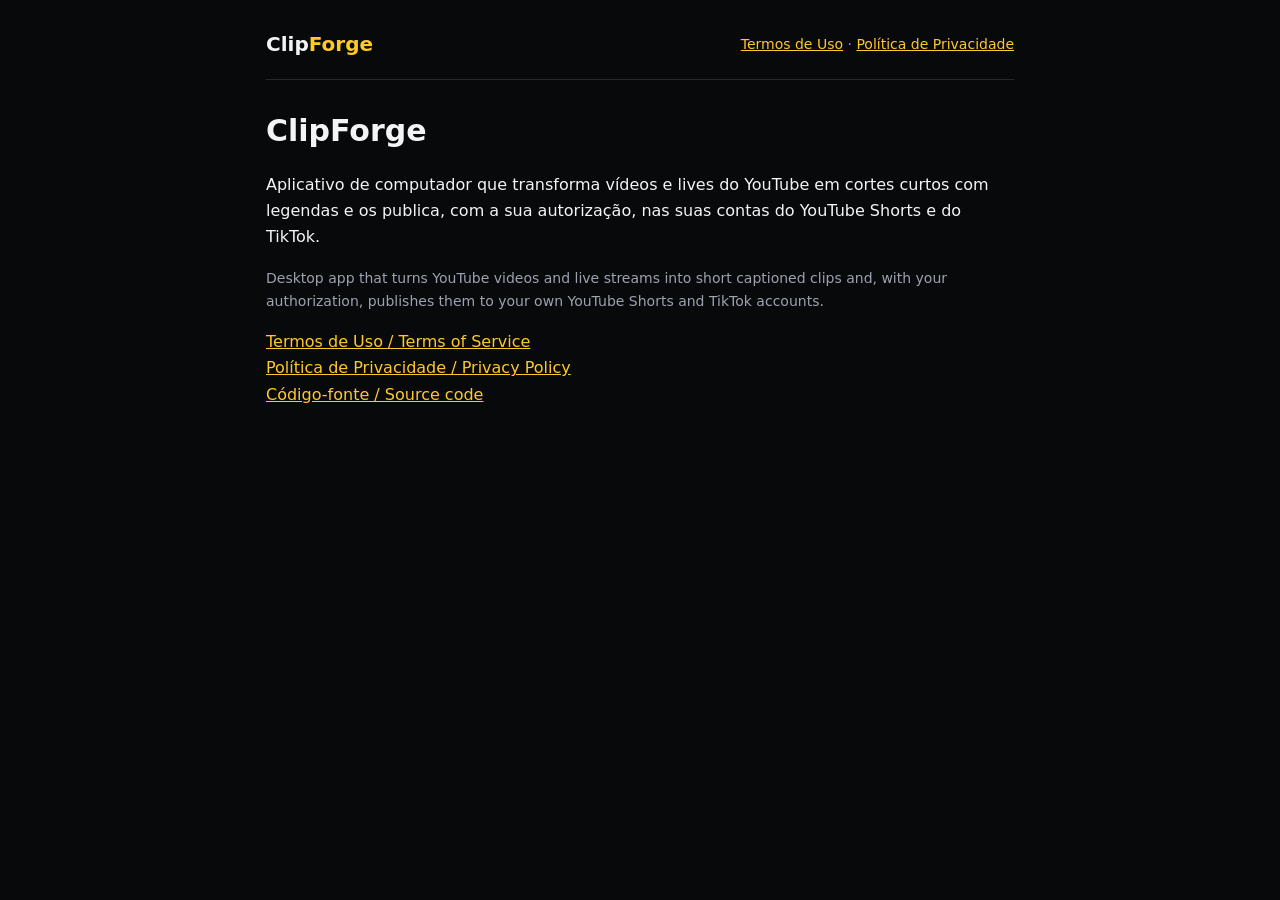
<file: docs/index.html>
<!doctype html>
<html lang="pt-BR">
<head>
<meta charset="utf-8">
<meta name="viewport" content="width=device-width, initial-scale=1">
<title>ClipForge</title>
<link rel="stylesheet" href="estilo.css">
</head>
<body>
<main>
<header><a class="brand" href="./">Clip<b>Forge</b></a><nav><a href="termos-de-uso.html">Termos de Uso</a> · <a href="politica-de-privacidade.html">Política de Privacidade</a></nav></header>
<h1>ClipForge</h1>
<p>Aplicativo de computador que transforma vídeos e lives do YouTube em cortes curtos com legendas e os publica,
com a sua autorização, nas suas contas do YouTube Shorts e do TikTok.</p>
<p lang="en" class="muted">Desktop app that turns YouTube videos and live streams into short captioned clips and, with your authorization,
publishes them to your own YouTube Shorts and TikTok accounts.</p>
<p><a href="termos-de-uso.html">Termos de Uso / Terms of Service</a><br>
<a href="politica-de-privacidade.html">Política de Privacidade / Privacy Policy</a><br>
<a href="https://github.com/devredflag/clipforge">Código-fonte / Source code</a></p>
</main>
</body>
</html>
</file>
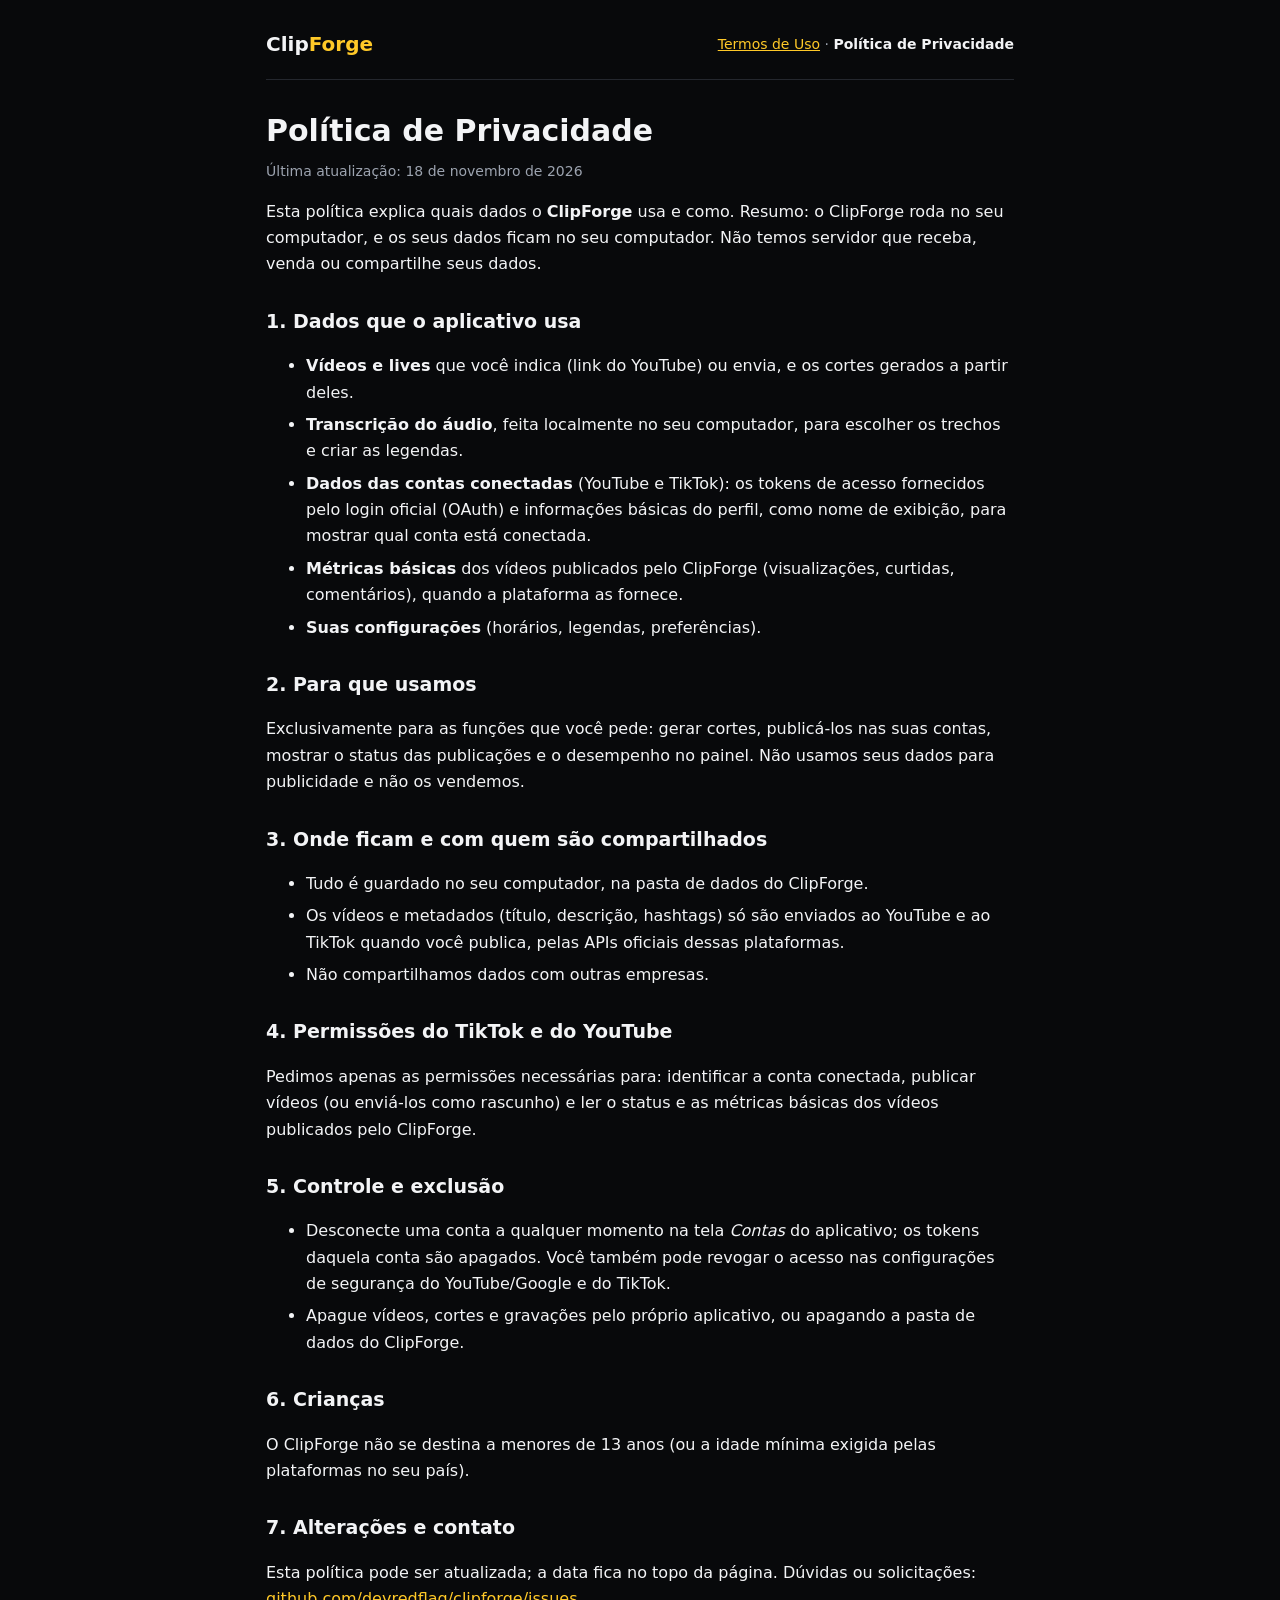
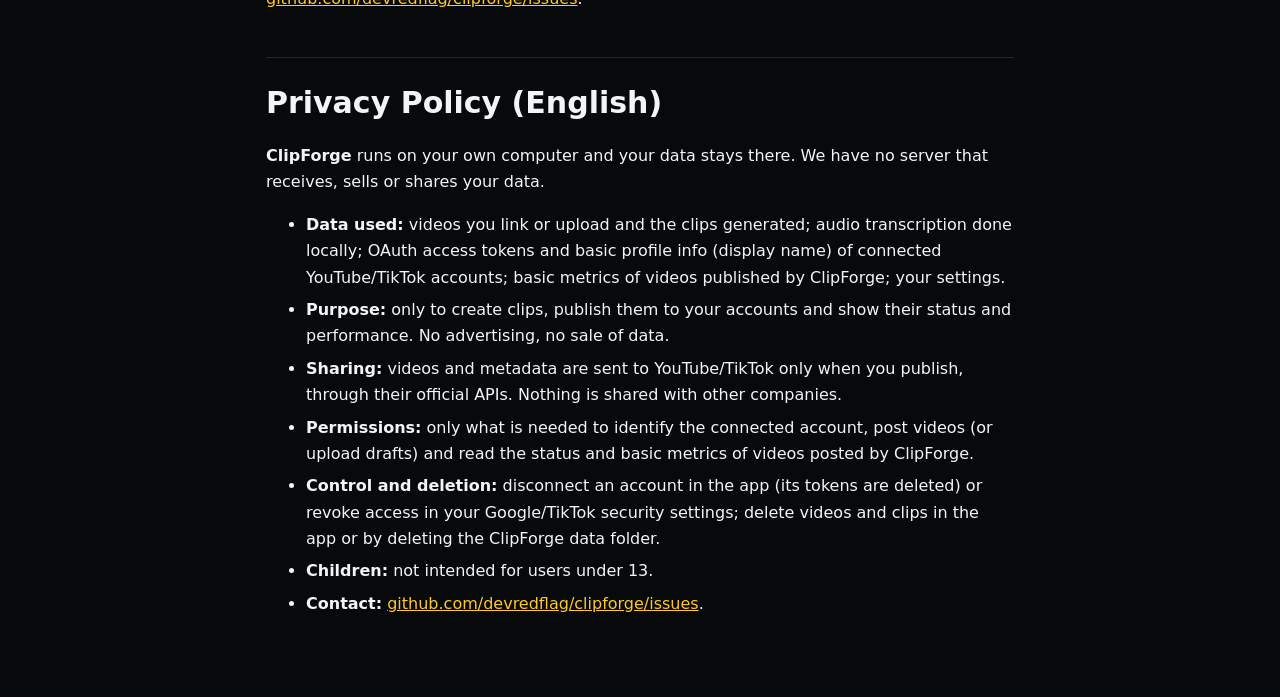
<file: docs/politica-de-privacidade.html>
<!doctype html>
<html lang="pt-BR">
<head>
<meta charset="utf-8">
<meta name="viewport" content="width=device-width, initial-scale=1">
<title>Política de Privacidade — ClipForge</title>
<link rel="stylesheet" href="estilo.css">
</head>
<body>
<main>
<header><a class="brand" href="./">Clip<b>Forge</b></a><nav><a href="termos-de-uso.html">Termos de Uso</a> · <a href="politica-de-privacidade.html" aria-current="page">Política de Privacidade</a></nav></header>

<h1>Política de Privacidade</h1>
<p class="muted">Última atualização: 18 de novembro de 2026</p>

<p>Esta política explica quais dados o <b>ClipForge</b> usa e como. Resumo: o ClipForge roda no seu computador, e os seus dados
ficam no seu computador. Não temos servidor que receba, venda ou compartilhe seus dados.</p>

<h2>1. Dados que o aplicativo usa</h2>
<ul>
<li><b>Vídeos e lives</b> que você indica (link do YouTube) ou envia, e os cortes gerados a partir deles.</li>
<li><b>Transcrição do áudio</b>, feita localmente no seu computador, para escolher os trechos e criar as legendas.</li>
<li><b>Dados das contas conectadas</b> (YouTube e TikTok): os tokens de acesso fornecidos pelo login oficial (OAuth) e
informações básicas do perfil, como nome de exibição, para mostrar qual conta está conectada.</li>
<li><b>Métricas básicas</b> dos vídeos publicados pelo ClipForge (visualizações, curtidas, comentários), quando a plataforma as fornece.</li>
<li><b>Suas configurações</b> (horários, legendas, preferências).</li>
</ul>

<h2>2. Para que usamos</h2>
<p>Exclusivamente para as funções que você pede: gerar cortes, publicá-los nas suas contas, mostrar o status das publicações e
o desempenho no painel. Não usamos seus dados para publicidade e não os vendemos.</p>

<h2>3. Onde ficam e com quem são compartilhados</h2>
<ul>
<li>Tudo é guardado no seu computador, na pasta de dados do ClipForge.</li>
<li>Os vídeos e metadados (título, descrição, hashtags) só são enviados ao YouTube e ao TikTok quando você publica, pelas APIs oficiais dessas plataformas.</li>
<li>Não compartilhamos dados com outras empresas.</li>
</ul>

<h2>4. Permissões do TikTok e do YouTube</h2>
<p>Pedimos apenas as permissões necessárias para: identificar a conta conectada, publicar vídeos (ou enviá-los como rascunho)
e ler o status e as métricas básicas dos vídeos publicados pelo ClipForge.</p>

<h2>5. Controle e exclusão</h2>
<ul>
<li>Desconecte uma conta a qualquer momento na tela <i>Contas</i> do aplicativo; os tokens daquela conta são apagados.
Você também pode revogar o acesso nas configurações de segurança do YouTube/Google e do TikTok.</li>
<li>Apague vídeos, cortes e gravações pelo próprio aplicativo, ou apagando a pasta de dados do ClipForge.</li>
</ul>

<h2>6. Crianças</h2>
<p>O ClipForge não se destina a menores de 13 anos (ou a idade mínima exigida pelas plataformas no seu país).</p>

<h2>7. Alterações e contato</h2>
<p>Esta política pode ser atualizada; a data fica no topo da página. Dúvidas ou solicitações:
<a href="https://github.com/devredflag/clipforge/issues">github.com/devredflag/clipforge/issues</a>.</p>

<hr>

<h1 lang="en">Privacy Policy (English)</h1>
<div lang="en">
<p><b>ClipForge</b> runs on your own computer and your data stays there. We have no server that receives, sells or shares your data.</p>
<ul>
<li><b>Data used:</b> videos you link or upload and the clips generated; audio transcription done locally; OAuth access tokens and
basic profile info (display name) of connected YouTube/TikTok accounts; basic metrics of videos published by ClipForge; your settings.</li>
<li><b>Purpose:</b> only to create clips, publish them to your accounts and show their status and performance. No advertising, no sale of data.</li>
<li><b>Sharing:</b> videos and metadata are sent to YouTube/TikTok only when you publish, through their official APIs. Nothing is shared with other companies.</li>
<li><b>Permissions:</b> only what is needed to identify the connected account, post videos (or upload drafts) and read the status and basic metrics of videos posted by ClipForge.</li>
<li><b>Control and deletion:</b> disconnect an account in the app (its tokens are deleted) or revoke access in your Google/TikTok security settings; delete videos and clips in the app or by deleting the ClipForge data folder.</li>
<li><b>Children:</b> not intended for users under 13.</li>
<li><b>Contact:</b> <a href="https://github.com/devredflag/clipforge/issues">github.com/devredflag/clipforge/issues</a>.</li>
</ul>
</div>
</main>
</body>
</html>
</file>
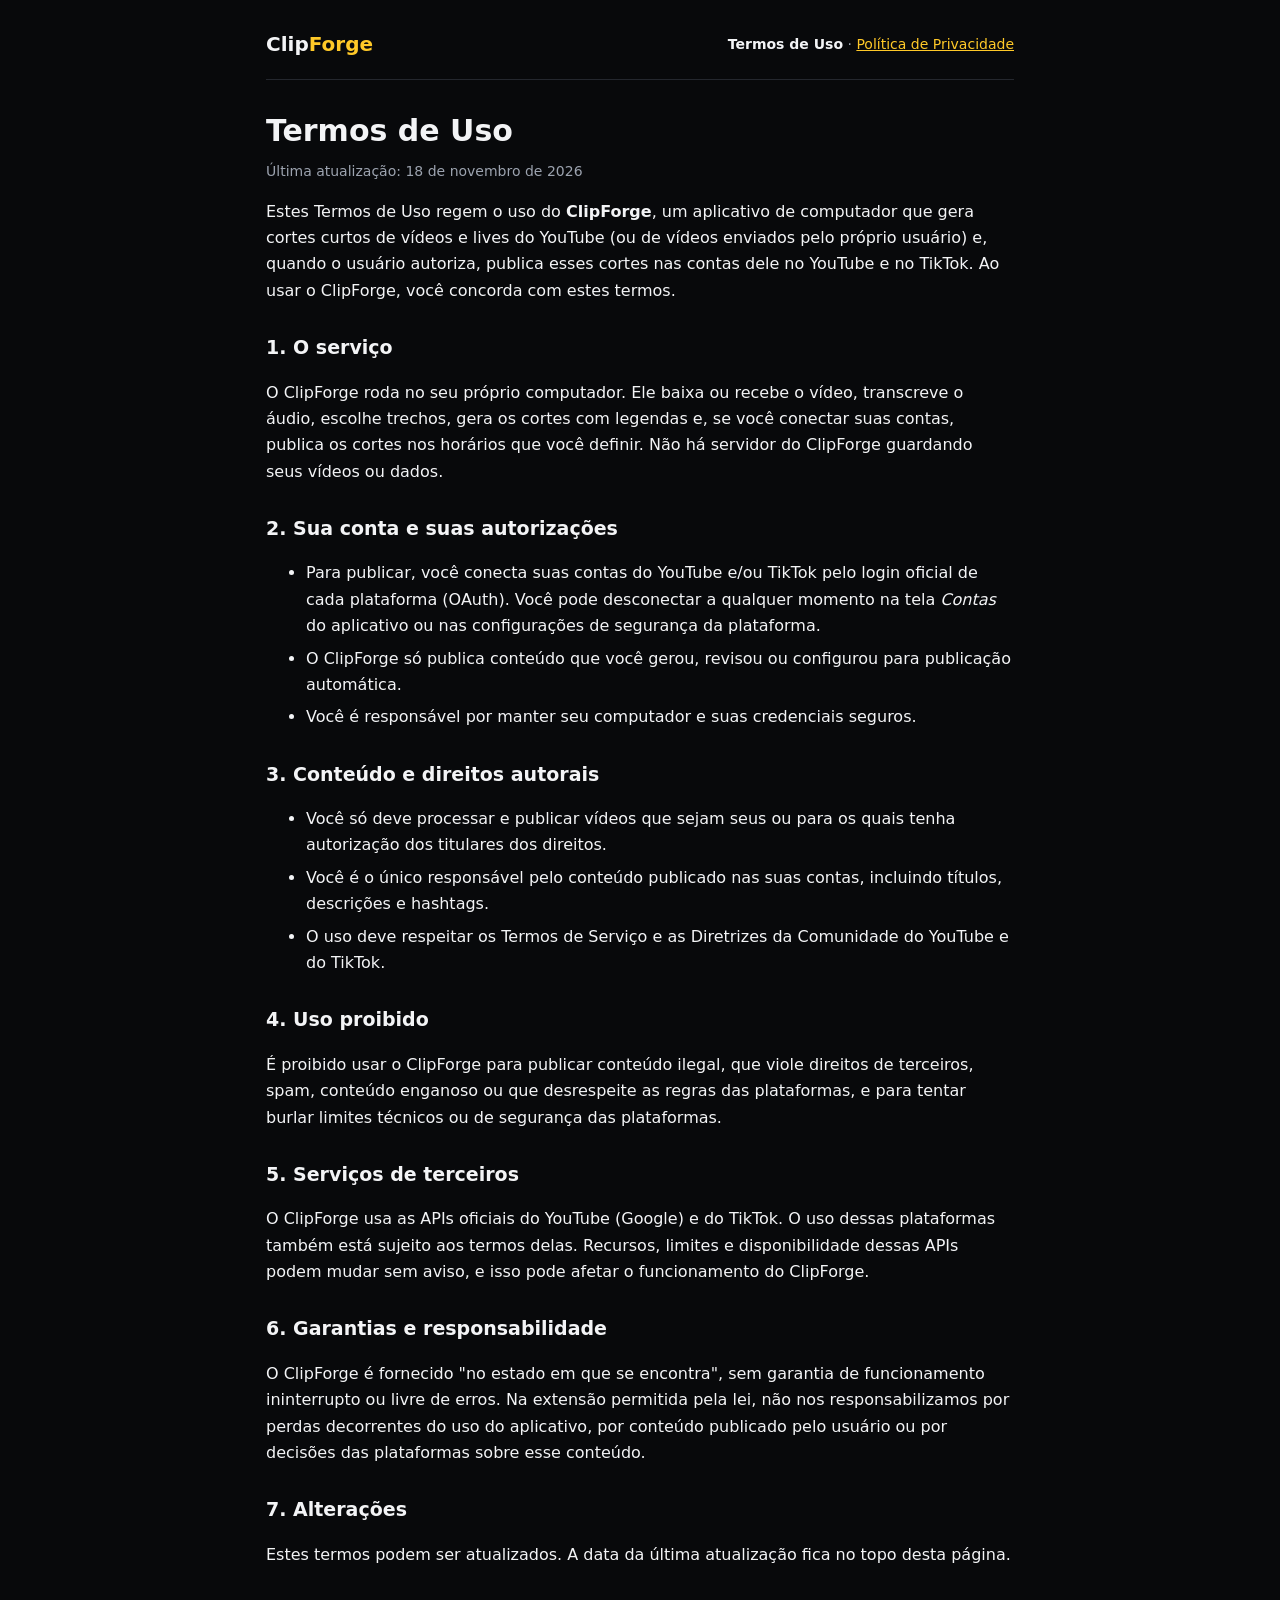
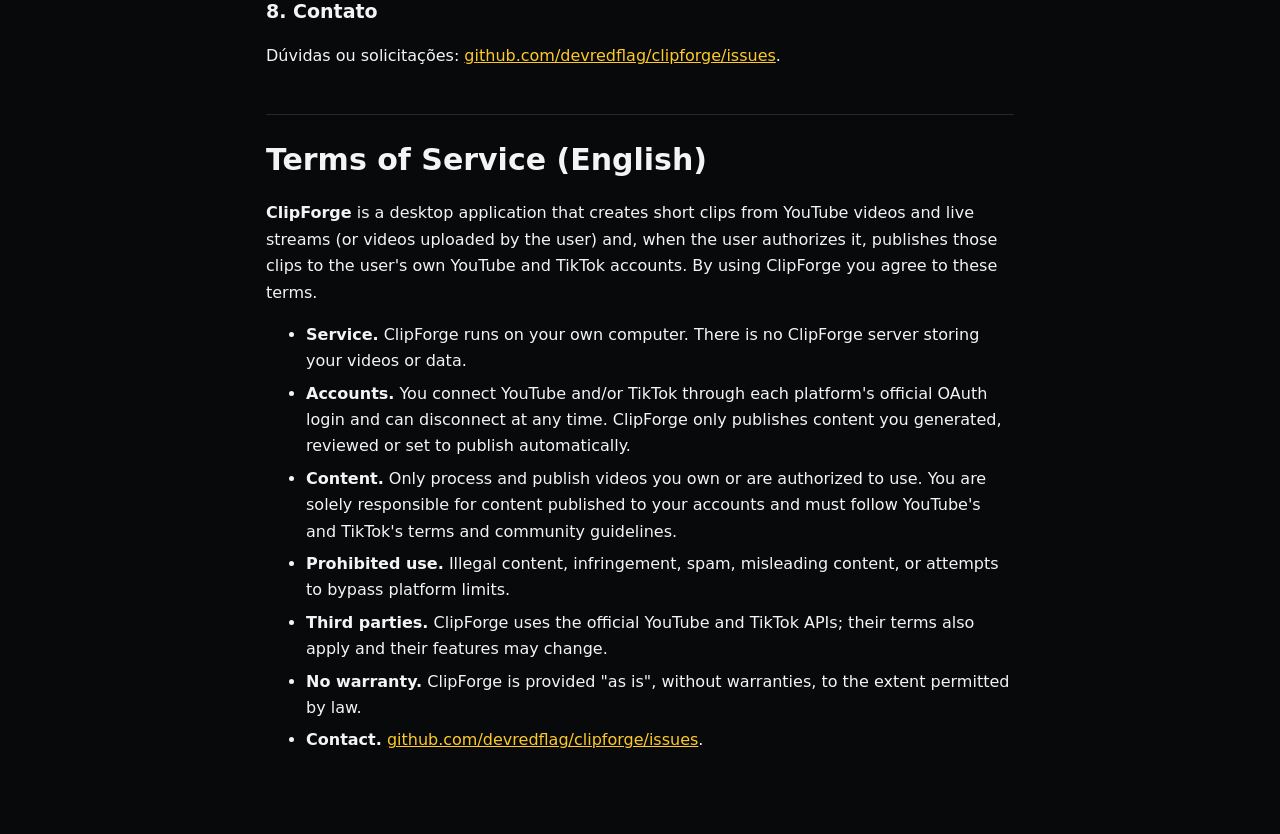
<file: docs/termos-de-uso.html>
<!doctype html>
<html lang="pt-BR">
<head>
<meta charset="utf-8">
<meta name="viewport" content="width=device-width, initial-scale=1">
<title>Termos de Uso — ClipForge</title>
<link rel="stylesheet" href="estilo.css">
</head>
<body>
<main>
<header><a class="brand" href="./">Clip<b>Forge</b></a><nav><a href="termos-de-uso.html" aria-current="page">Termos de Uso</a> · <a href="politica-de-privacidade.html">Política de Privacidade</a></nav></header>

<h1>Termos de Uso</h1>
<p class="muted">Última atualização: 18 de novembro de 2026</p>

<p>Estes Termos de Uso regem o uso do <b>ClipForge</b>, um aplicativo de computador que gera cortes curtos de vídeos e lives
do YouTube (ou de vídeos enviados pelo próprio usuário) e, quando o usuário autoriza, publica esses cortes nas contas dele
no YouTube e no TikTok. Ao usar o ClipForge, você concorda com estes termos.</p>

<h2>1. O serviço</h2>
<p>O ClipForge roda no seu próprio computador. Ele baixa ou recebe o vídeo, transcreve o áudio, escolhe trechos, gera os cortes
com legendas e, se você conectar suas contas, publica os cortes nos horários que você definir. Não há servidor do ClipForge
guardando seus vídeos ou dados.</p>

<h2>2. Sua conta e suas autorizações</h2>
<ul>
<li>Para publicar, você conecta suas contas do YouTube e/ou TikTok pelo login oficial de cada plataforma (OAuth). Você pode
desconectar a qualquer momento na tela <i>Contas</i> do aplicativo ou nas configurações de segurança da plataforma.</li>
<li>O ClipForge só publica conteúdo que você gerou, revisou ou configurou para publicação automática.</li>
<li>Você é responsável por manter seu computador e suas credenciais seguros.</li>
</ul>

<h2>3. Conteúdo e direitos autorais</h2>
<ul>
<li>Você só deve processar e publicar vídeos que sejam seus ou para os quais tenha autorização dos titulares dos direitos.</li>
<li>Você é o único responsável pelo conteúdo publicado nas suas contas, incluindo títulos, descrições e hashtags.</li>
<li>O uso deve respeitar os Termos de Serviço e as Diretrizes da Comunidade do YouTube e do TikTok.</li>
</ul>

<h2>4. Uso proibido</h2>
<p>É proibido usar o ClipForge para publicar conteúdo ilegal, que viole direitos de terceiros, spam, conteúdo enganoso ou
que desrespeite as regras das plataformas, e para tentar burlar limites técnicos ou de segurança das plataformas.</p>

<h2>5. Serviços de terceiros</h2>
<p>O ClipForge usa as APIs oficiais do YouTube (Google) e do TikTok. O uso dessas plataformas também está sujeito aos termos delas.
Recursos, limites e disponibilidade dessas APIs podem mudar sem aviso, e isso pode afetar o funcionamento do ClipForge.</p>

<h2>6. Garantias e responsabilidade</h2>
<p>O ClipForge é fornecido "no estado em que se encontra", sem garantia de funcionamento ininterrupto ou livre de erros.
Na extensão permitida pela lei, não nos responsabilizamos por perdas decorrentes do uso do aplicativo, por conteúdo publicado
pelo usuário ou por decisões das plataformas sobre esse conteúdo.</p>

<h2>7. Alterações</h2>
<p>Estes termos podem ser atualizados. A data da última atualização fica no topo desta página.</p>

<h2>8. Contato</h2>
<p>Dúvidas ou solicitações: <a href="https://github.com/devredflag/clipforge/issues">github.com/devredflag/clipforge/issues</a>.</p>

<hr>

<h1 lang="en">Terms of Service (English)</h1>
<div lang="en">
<p><b>ClipForge</b> is a desktop application that creates short clips from YouTube videos and live streams (or videos uploaded by
the user) and, when the user authorizes it, publishes those clips to the user's own YouTube and TikTok accounts. By using
ClipForge you agree to these terms.</p>
<ul>
<li><b>Service.</b> ClipForge runs on your own computer. There is no ClipForge server storing your videos or data.</li>
<li><b>Accounts.</b> You connect YouTube and/or TikTok through each platform's official OAuth login and can disconnect at any time.
ClipForge only publishes content you generated, reviewed or set to publish automatically.</li>
<li><b>Content.</b> Only process and publish videos you own or are authorized to use. You are solely responsible for content
published to your accounts and must follow YouTube's and TikTok's terms and community guidelines.</li>
<li><b>Prohibited use.</b> Illegal content, infringement, spam, misleading content, or attempts to bypass platform limits.</li>
<li><b>Third parties.</b> ClipForge uses the official YouTube and TikTok APIs; their terms also apply and their features may change.</li>
<li><b>No warranty.</b> ClipForge is provided "as is", without warranties, to the extent permitted by law.</li>
<li><b>Contact.</b> <a href="https://github.com/devredflag/clipforge/issues">github.com/devredflag/clipforge/issues</a>.</li>
</ul>
</div>
</main>
</body>
</html>
</file>
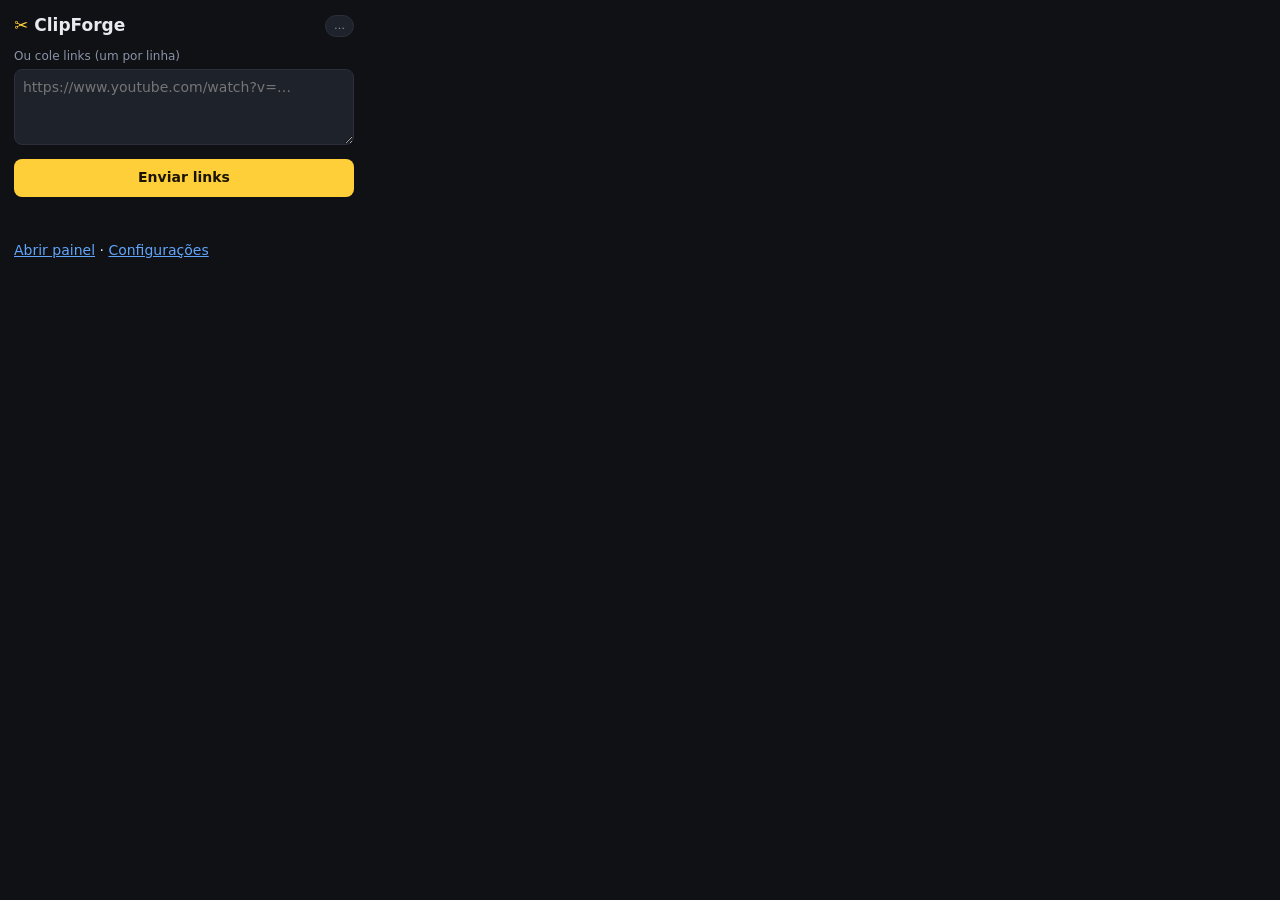
<file: extension/popup.html>
<!doctype html>
<html lang="pt-BR">
<head>
  <meta charset="utf-8">
  <link rel="stylesheet" href="popup.css">
</head>
<body>
  <h1><span class="logo">✂</span> ClipForge <span id="status" class="chip">…</span></h1>

  <section id="current" hidden>
    <p class="muted">Aba atual</p>
    <p id="currentUrl" class="url"></p>
    <button id="sendCurrent" class="primary">Gerar cortes deste vídeo</button>
  </section>

  <section>
    <p class="muted">Ou cole links (um por linha)</p>
    <textarea id="links" rows="3" placeholder="https://www.youtube.com/watch?v=…"></textarea>
    <button id="sendLinks" class="primary">Enviar links</button>
  </section>

  <p id="msg" class="msg"></p>
  <p><a id="openPanel" href="#">Abrir painel</a> · <a id="toggleCfg" href="#">Configurações</a></p>

  <section id="cfg" hidden>
    <label>Endereço do servidor
      <input id="serverUrl" type="url" placeholder="http://localhost:8765">
    </label>
    <label>Token da API
      <input id="token" type="password" placeholder="conteúdo de data/api_token.txt" autocomplete="off">
    </label>
    <button id="save">Salvar</button>
  </section>
  <script src="common.js"></script>
  <script src="popup.js"></script>
</body>
</html>
</file>
<file: docs/estilo.css>
:root { --bg: #08090b; --surface: #111317; --line: #24272e; --text: #f3f4f6; --muted: #9ca3af; --accent: #ffc928; }
* { box-sizing: border-box; }
body { margin: 0; background: var(--bg); color: var(--text); font: 16px/1.65 "Segoe UI", system-ui, -apple-system, Roboto, sans-serif; }
main { max-width: 780px; margin: 0 auto; padding: 28px 16px 64px; }
header { display: flex; justify-content: space-between; align-items: center; gap: 12px; flex-wrap: wrap; padding-bottom: 18px; border-bottom: 1px solid var(--line); margin-bottom: 26px; }
.brand { font-weight: 800; font-size: 20px; color: var(--text); text-decoration: none; }
.brand b { color: var(--accent); }
nav { font-size: 14px; color: var(--muted); }
a { color: var(--accent); }
a[aria-current] { color: var(--text); text-decoration: none; font-weight: 600; }
h1 { font-size: 30px; margin: 10px 0 4px; }
h2 { font-size: 19px; margin: 28px 0 6px; }
.muted { color: var(--muted); font-size: 14px; margin-top: 0; }
hr { border: 0; border-top: 1px solid var(--line); margin: 44px 0 20px; }
li { margin: 6px 0; }
</file>
<file: extension/popup.css>
body { width: 340px; margin: 0; padding: 14px; background: #0f1115; color: #e8eaf0; font: 14px/1.4 system-ui, "Segoe UI", sans-serif; }
h1 { font-size: 17px; margin: 0 0 10px; display: flex; align-items: center; gap: 6px; }
.logo { color: #ffcf3a; }
.chip { font-size: 11px; font-weight: 500; padding: 2px 8px; border-radius: 99px; background: #1e222b; border: 1px solid #2a2f3a; color: #8b93a7; margin-left: auto; }
.chip.ok { color: #34d399; border-color: #1f5b45; } .chip.bad { color: #f87171; border-color: #6b2b2b; }
section { margin-bottom: 12px; }
.muted { color: #8b93a7; font-size: 12px; margin: 0 0 4px; }
.url { margin: 0 0 8px; font-size: 12px; word-break: break-all; color: #c7cbd6; }
textarea, input { width: 100%; box-sizing: border-box; background: #1e222b; color: #e8eaf0; border: 1px solid #2a2f3a; border-radius: 8px; padding: 8px; font: inherit; margin-bottom: 8px; }
button { width: 100%; border: 1px solid #2a2f3a; background: #1e222b; color: #e8eaf0; padding: 9px; border-radius: 8px; cursor: pointer; font: inherit; }
button.primary { background: #ffcf3a; color: #1a1400; border: 0; font-weight: 700; }
button:disabled { opacity: .6; cursor: progress; }
label { display: block; font-size: 12px; color: #8b93a7; margin-bottom: 8px; }
a { color: #60a5fa; }
.msg { min-height: 18px; margin: 8px 0; font-size: 13px; } .msg.ok { color: #34d399; } .msg.bad { color: #f87171; }
</file>
